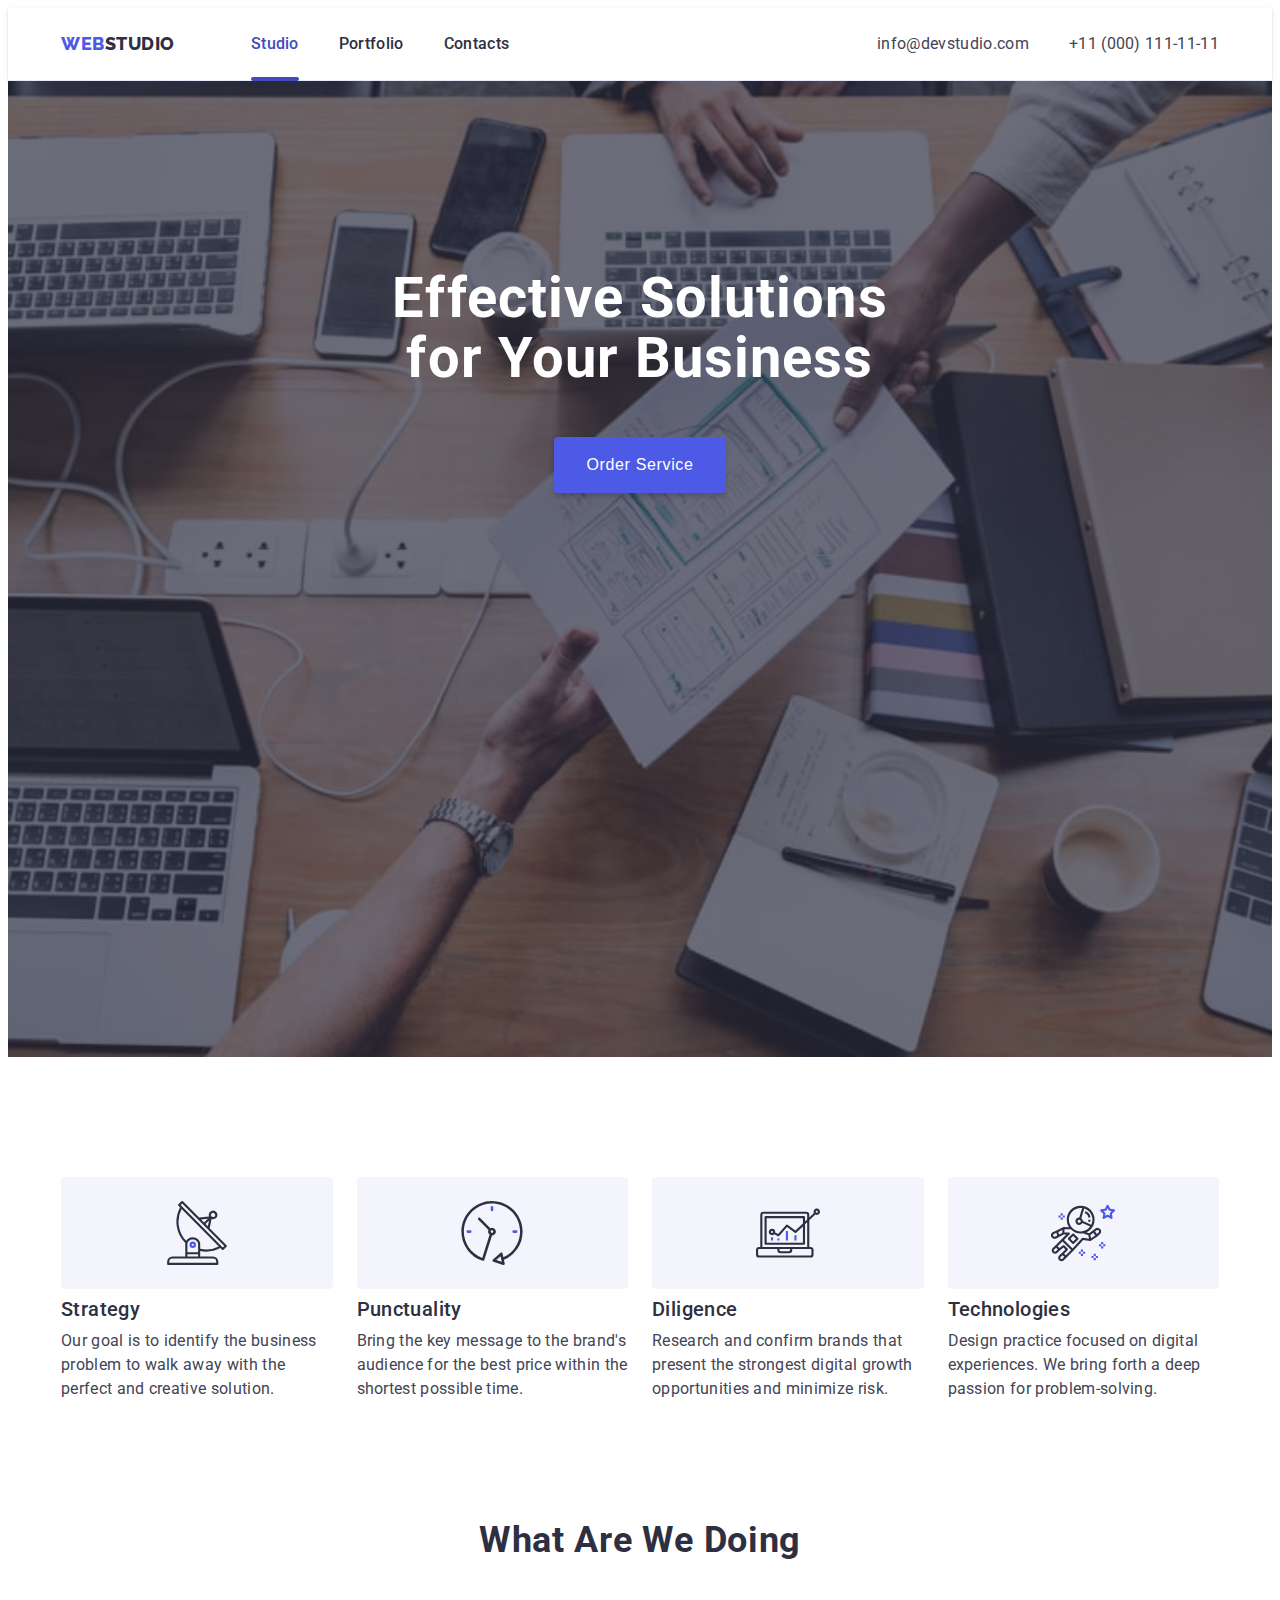
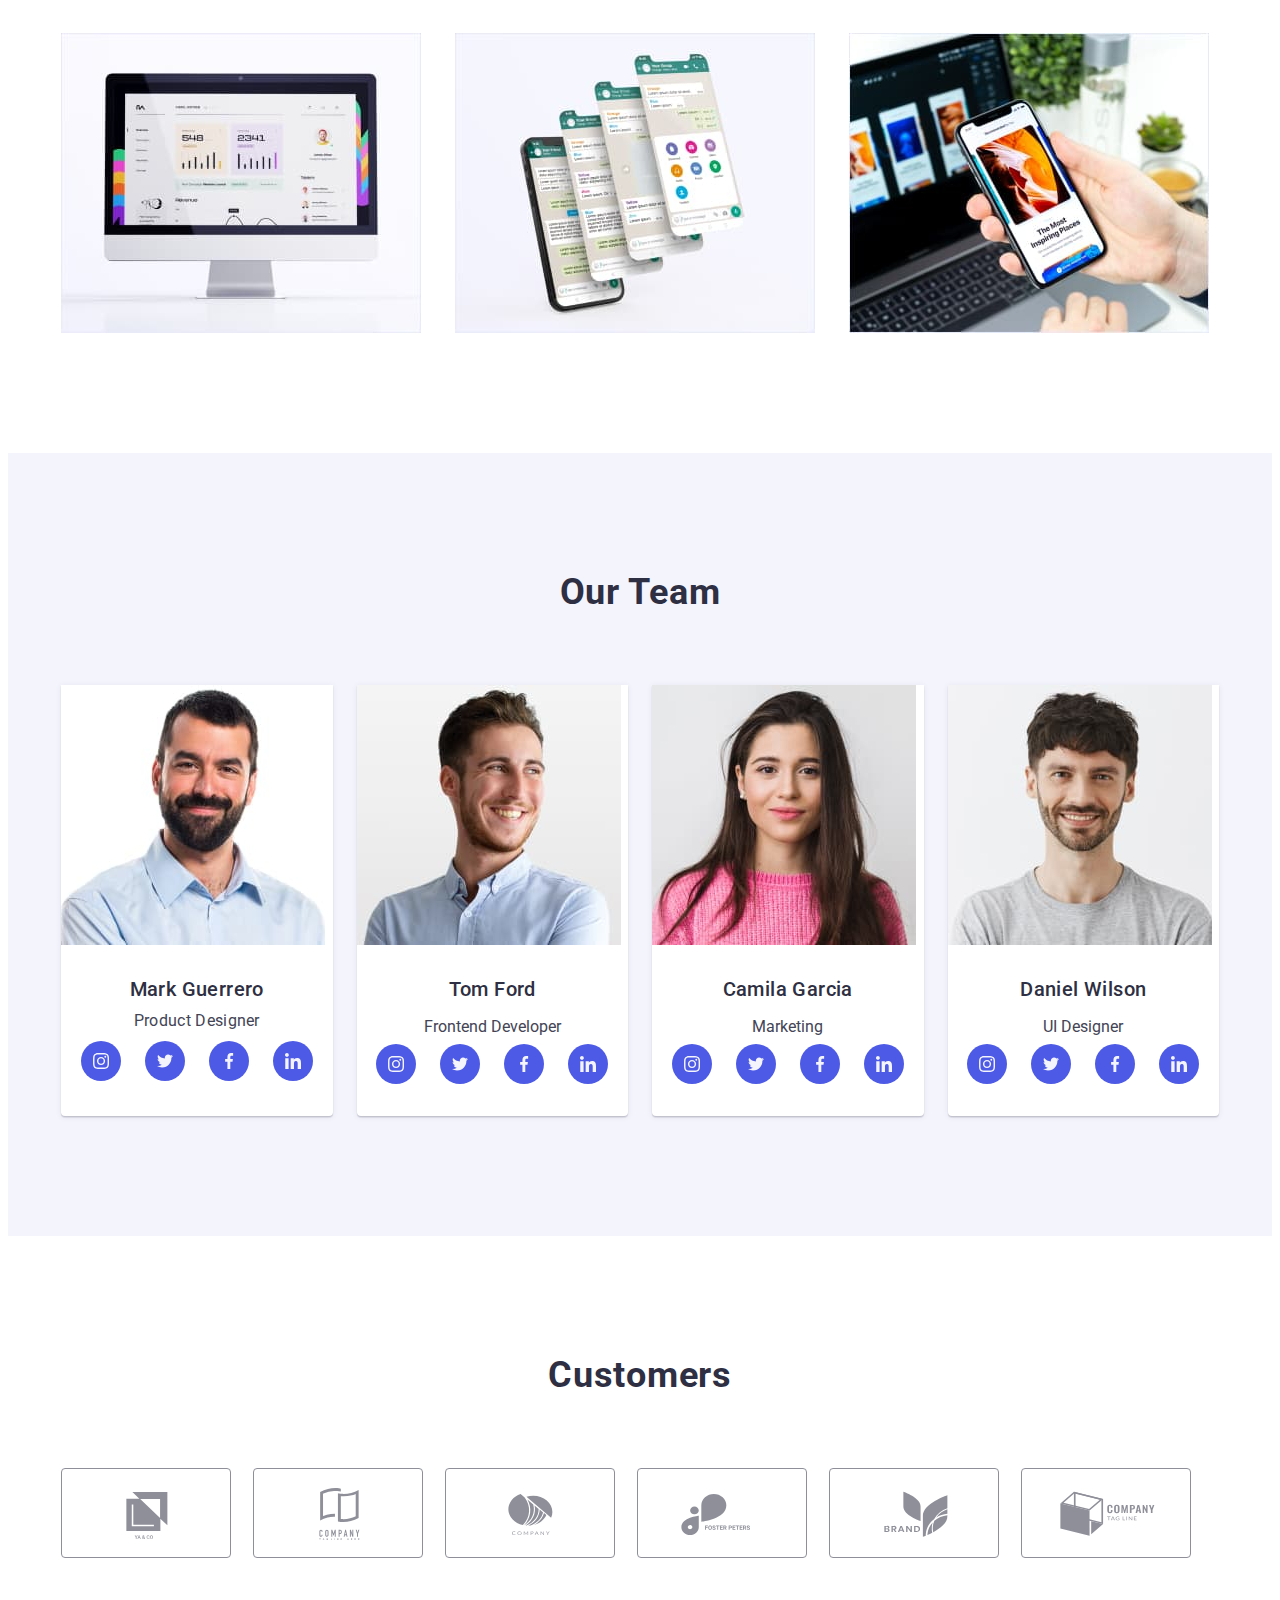
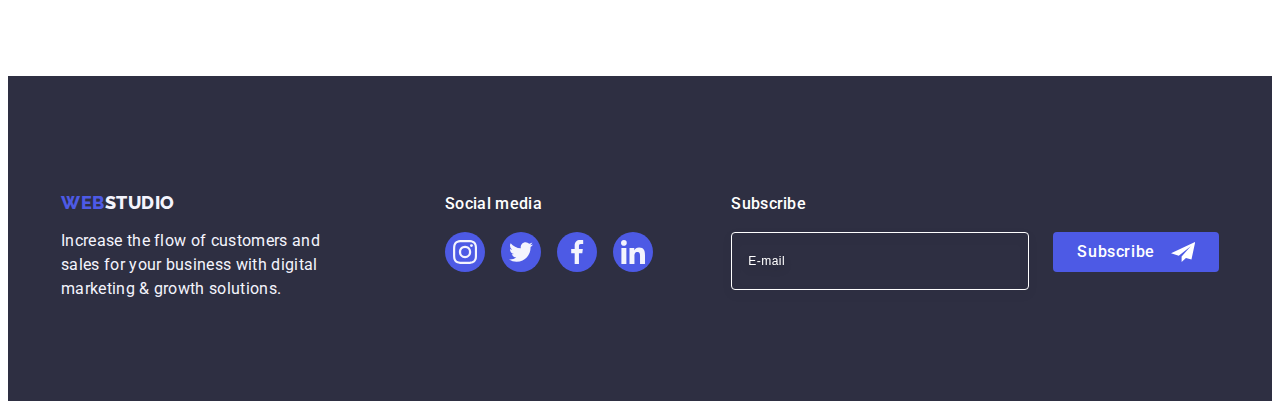
<file: index.html>
<!DOCTYPE html>
<html lang="en">
  <head>
    <meta charset="UTF-8" />
    <meta http-equiv="X-UA-Compatible" content="IE=edge" />
    <meta name="viewport" content="width=device-width, initial-scale=1.0" />
    <title>WebStudio</title>

    <!--Fonts-->
    <link rel="preconnect" href="https://fonts.googleapis.com" />
    <link rel="preconnect" href="https://fonts.gstatic.com" crossorigin />
    <link
      href="https://fonts.googleapis.com/css2?family=Raleway:wght@800&family=Roboto:wght@400;500;700&display=swap"
      rel="stylesheet"
    />

    <!--Normalize-->
    <link
      rel="stylesheet"
      href="https://cdnjs.cloudflare.com/ajax/libs/modern-normalize/2.0.0/modern-normalize.min.css"
      integrity="sha512-4xo8blKMVCiXpTaLzQSLSw3KFOVPWhm/TRtuPVc4WG6kUgjH6J03IBuG7JZPkcWMxJ5huwaBpOpnwYElP/m6wg=="
      crossorigin="anonymous"
      referrerpolicy="no-referrer"
    />

    <!--Styles css-->
    <link rel="stylesheet" href="./css/styles.css" />
  </head>

  <body>
    <header class="header">
      <div class="container main-nav">
        <nav class="main-nav">
          <a class="logo link" href="./index.html"
            >Web<span class="logo-color">Studio</span></a
          >
          <ul class="list site-nav">
            <li>
              <a class="link nav-link curent" href="./index.html">Studio</a>
            </li>
            <li>
              <a class="link nav-link" href="./portfolio.html">Portfolio</a>
            </li>
            <li>
              <a class="link nav-link" href="">Contacts</a>
            </li>
          </ul>
        </nav>

        <address class="address">
          <ul class="list address-list">
            <li class>
              <a class="link contact-link" href="mailto:info@devstudio.com"
                >info@devstudio.com</a
              >
            </li>
            <li class>
              <a class="link contact-link" href="tel:+110001111111"
                >+11 (000) 111-11-11</a
              >
            </li>
          </ul>
        </address>
      </div>
    </header>

    <main>
      <section class="hero-section">
        <div class="container">
          <h1 class="hero-title">Effective Solutions for Your Business</h1>
          <button type="button" class="hero-button" data-modal-open>
            Order Service
          </button>
        </div>
      </section>

      <section class="section">
        <div class="container">
          <h2 class="section-title visualy-hidden">Our adventages</h2>
          <ul class="list advantages-list">
            <li class="advantages-item icon-antenna">
              <div class="icons-wrap">
                <svg class="advantg-icon" width="64" height="64">
                  <use href="./images/icons.svg#icon-antenna"></use>
                </svg>
              </div>
              <h3 class="subtitle">Strategy</h3>
              <p class="text">
                Our goal is to identify the business problem to walk away with
                the perfect and creative solution.
              </p>
            </li>
            <li class="advantages-item icon-clock">
              <div class="icons-wrap">
                <svg class="advantg-icon" width="64" height="64">
                  <use href="./images/icons.svg#icon-clock"></use>
                </svg>
              </div>
              <h3 class="subtitle">Punctuality</h3>
              <p class="text">
                Bring the key message to the brand's audience for the best price within the shortest possible time.
              </p>
            </li>
            <li class="advantages-item icon-diagram">
              <div class="icons-wrap">
                <svg class="advantg-icon" width="64" height="64">
                  <use href="./images/icons.svg#icon-diagram"></use>
                </svg>
              </div>
              <h3 class="subtitle">Diligence</h3>
              <p class="text">
                Research and confirm brands that present the strongest digital growth opportunities and minimize risk.
              </p>
            </li>
            <li class="advantages-item icon-astronaut">
              <div class="icons-wrap">
                <svg class="advantg-icon" width="64" height="64">
                  <use href="./images/icons.svg#icon-astronaut"></use>
                </svg>
              </div>
              <h3 class="subtitle">Technologies</h3>
              <p class="text">
                Design practice focused on digital experiences. We bring forth a
                deep passion for problem-solving.
              </p>
            </li>
          </ul>
        </div>
      </section>

      <section class="section applications">
        <div class="container">
          <h2 class="section-title">What are we doing</h2>

          <ul class="list about-app">
            <li class="app-item">
              <img
                src="./images/monitor.jpg"
                alt="Computer screen"
                width="360"
                height="300"
              />
            </li>

            <li class="app-item">
              <img
                src="./images/phone.jpg"
                alt="Smartphone"
                width="360"
                height="300"
              />
            </li>

            <li class="app-item">
              <img
                src="./images/laptop.jpg"
                alt="Laptop and smartphone"
                width="360"
                height="300"
              />
            </li>
          </ul>
        </div>
      </section>

      <section class="team-section section">
        <div class="container">
          <h2 class="section-title">Our Team</h2>

          <ul class="list work-list">
            <li class="app-card">
              <img
                src="./images/productdesigner.jpg"
                alt="Product designer"
                width="264"
                height="260"
              />
              <div class="image-description">
                <h3 class="work-name subtitle">Mark Guerrero</h3>
                <p class="work-position text">Product Designer</p>
                <ul class="work-list list">
                  <li class="work-item">
                    <a
                      href=""
                      class="work-link link"
                      target="_blank"
                      rel="noopener noreferrer"
                    >
                      <svg class="app-icon" width="16" height="16">
                        <use href="./images/icons.svg#icon-instagram"></use>
                      </svg>
                    </a>
                  </li>
                  <li class="work-item">
                    <a
                      href=""
                      class="work-link link"
                      target="_blank"
                      rel="noopener noreferrer"
                    >
                      <svg class="app-icon" width="16" height="16">
                        <use href="./images/icons.svg#icon-twitter"></use>
                      </svg>
                    </a>
                  </li>
                  <li class="work-item">
                    <a
                      href=""
                      class="work-link link"
                      target="_blank"
                      rel="noopener noreferrer"
                    >
                      <svg class="app-icon" width="16" height="16">
                        <use href="./images/icons.svg#icon-facebook"></use>
                      </svg>
                    </a>
                  </li>
                  <li class="work-item">
                    <a
                      href=""
                      class="work-link link"
                      target="_blank"
                      rel="noopener noreferrer"
                    >
                      <svg class="app-icon" width="16" height="16">
                        <use href="./images/icons.svg#icon-linkedin"></use>
                      </svg>
                    </a>
                  </li>
                </ul>
              </div>
            </li>

            <li class="app-card">
              <img
                src="./images/developer.jpg"
                alt="Frontend developer"
                width="264"
                height="260"
              />
              <div class="image-description">
                <h3 class="work-name subtitle">Tom Ford</h3>
                <p class="work-position section-text">Frontend Developer</p>
                <ul class="work-list list">
                  <li class="work-item">
                    <a
                      href=""
                      class="work-link link"
                      target="_blank"
                      rel="noopener noreferrer"
                    >
                      <svg class="app-icon" width="16" height="16">
                        <use href="./images/icons.svg#icon-instagram"></use>
                      </svg>
                    </a>
                  </li>
                  <li class="work-item">
                    <a
                      href=""
                      class="work-link link"
                      target="_blank"
                      rel="noopener noreferrer"
                    >
                      <svg class="app-icon" width="16" height="16">
                        <use href="./images/icons.svg#icon-twitter"></use>
                      </svg>
                    </a>
                  </li>
                  <li class="work-item">
                    <a
                      href=""
                      class="work-link link"
                      target="_blank"
                      rel="noopener noreferrer"
                    >
                      <svg class="app-icon" width="16" height="16">
                        <use href="./images/icons.svg#icon-facebook"></use>
                      </svg>
                    </a>
                  </li>
                  <li class="work-item">
                    <a
                      href=""
                      class="work-link link"
                      target="_blank"
                      rel="noopener noreferrer"
                    >
                      <svg class="app-icon" width="16" height="16">
                        <use href="./images/icons.svg#icon-linkedin"></use>
                      </svg>
                    </a>
                  </li>
                </ul>
              </div>
            </li>

            <li class="app-card">
              <img
                src="./images/marketing.jpg"
                alt="Marketing"
                width="264"
                height="260"
              />
              <div class="image-description">
                <h3 class="work-name subtitle">Camila Garcia</h3>
                <p class="work-position section-text">Marketing</p>
                <ul class="work-list list">
                  <li class="work-item">
                    <a
                      href=""
                      class="work-link link"
                      target="_blank"
                      rel="noopener noreferrer"
                    >
                      <svg class="app-icon" width="16" height="16">
                        <use href="./images/icons.svg#icon-instagram"></use>
                      </svg>
                    </a>
                  </li>
                  <li class="work-item">
                    <a
                      href=""
                      class="work-link link"
                      target="_blank"
                      rel="noopener noreferrer"
                    >
                      <svg class="app-icon" width="16" height="16">
                        <use href="./images/icons.svg#icon-twitter"></use>
                      </svg>
                    </a>
                  </li>
                  <li class="work-item">
                    <a
                      href=""
                      class="work-link link"
                      target="_blank"
                      rel="noopener noreferrer"
                    >
                      <svg class="app-icon" width="16" height="16">
                        <use href="./images/icons.svg#icon-facebook"></use>
                      </svg>
                    </a>
                  </li>
                  <li class="work-item">
                    <a
                      href=""
                      class="work-link link"
                      target="_blank"
                      rel="noopener noreferrer"
                    >
                      <svg class="app-icon" width="16" height="16">
                        <use href="./images/icons.svg#icon-linkedin"></use>
                      </svg>
                    </a>
                  </li>
                </ul>
              </div>
            </li>

            <li class="app-card">
              <img
                src="./images/uidesigner.jpg"
                alt="UI designer"
                width="264"
                height="260"
              />
              <div class="image-description">
                <h3 class="work-name subtitle">Daniel Wilson</h3>
                <p class="work-position section-text">UI Designer</p>
                <ul class="work-list list">
                  <li class="work-item">
                    <a
                      href=""
                      class="work-link link"
                      target="_blank"
                      rel="noopener noreferrer"
                    >
                      <svg class="app-icon" width="16" height="16">
                        <use href="./images/icons.svg#icon-instagram"></use>
                      </svg>
                    </a>
                  </li>
                  <li class="work-item">
                    <a
                      href=""
                      class="work-link link"
                      target="_blank"
                      rel="noopener noreferrer"
                    >
                      <svg class="app-icon" width="16" height="16">
                        <use href="./images/icons.svg#icon-twitter"></use>
                      </svg>
                    </a>
                  </li>
                  <li class="work-item">
                    <a
                      href=""
                      class="work-link link"
                      target="_blank"
                      rel="noopener noreferrer"
                    >
                      <svg class="app-icon" width="16" height="16">
                        <use href="./images/icons.svg#icon-facebook"></use>
                      </svg>
                    </a>
                  </li>
                  <li class="work-item">
                    <a
                      href=""
                      class="work-link link"
                      target="_blank"
                      rel="noopener noreferrer"
                    >
                      <svg class="app-icon" width="16" height="16">
                        <use href="./images/icons.svg#icon-linkedin"></use>
                      </svg>
                    </a>
                  </li>
                </ul>
              </div>
            </li>
          </ul>
        </div>
      </section>

      <section class="section">
        <div class="container">
          <h2 class="section-title">Customers</h2>
          <ul class="list customers-list">
            <li class="customers-item">
              <a
                href=""
                class="customers-link link"
                target="_blank"
                rel="noopener noreferrer"
              >
                <svg class="customers-icon" width="104" height="56">
                  <use href="./images/icons.svg#icon-Logoone"></use>
                </svg>
              </a>
            </li>
            <li class="customers-item">
              <a
                href=""
                class="customers-link link"
                target="_blank"
                rel="noopener noreferrer"
              >
                <svg class="customers-icon" width="104" height="56">
                  <use href="./images/icons.svg#icon-Logotwo"></use>
                </svg>
              </a>
            </li>
            <li class="customers-item">
              <a
                href=""
                class="customers-link link"
                target="_blank"
                rel="noopener noreferrer"
              >
                <svg class="customers-icon" width="104" height="56">
                  <use href="./images/icons.svg#icon-Logothree"></use>
                </svg>
              </a>
            </li>
            <li class="customers-item">
              <a
                href=""
                class="customers-link link"
                target="_blank"
                rel="noopener noreferrer"
              >
                <svg class="customers-icon" width="104" height="56">
                  <use href="./images/icons.svg#icon-Logofour"></use>
                </svg>
              </a>
            </li>
            <li class="customers-item">
              <a
                href=""
                class="customers-link link"
                target="_blank"
                rel="noopener noreferrer"
              >
                <svg class="customers-icon" width="104" height="56">
                  <use href="./images/icons.svg#icon-Logofive"></use>
                </svg>
              </a>
            </li>
            <li class="customers-item">
              <a
                href=""
                class="customers-link link"
                target="_blank"
                rel="noopener noreferrer"
              >
                <svg class="customers-icon" width="104" height="56">
                  <use href="./images/icons.svg#icon-Logosix"></use>
                </svg>
              </a>
            </li>
          </ul>
        </div>
      </section>
    </main>

    <footer class="footer">
      <div class="container footer-container">
        <div class="logo-wrap">
          <a class="logo link logo-footer" href="./index.html"
            >Web<span class="logo-down">Studio</span></a
          >
          <p class="footer-text">
            Increase the flow of customers and sales for your business with
            digital marketing & growth solutions.
          </p>
        </div>

        <div>
          <p class="footer-title">Social media</p>
          <ul class="footer-list list">
            <li class="footer-item">
              <a
                href=""
                class="footer-link link"
                target="_blank"
                rel="noopener noreferrer"
              >
                <svg class="footer-icon" width="24" height="24">
                  <use href="./images/icons.svg#icon-instagram"></use>
                </svg>
              </a>
            </li>
            <li class="footer-item">
              <a
                href=""
                class="footer-link link"
                target="_blank"
                rel="noopener noreferrer"
              >
                <svg class="footer-icon" width="24" height="24">
                  <use href="./images/icons.svg#icon-twitter"></use>
                </svg>
              </a>
            </li>
            <li class="footer-item">
              <a
                href=""
                class="footer-link link"
                target="_blank"
                rel="noopener noreferrer"
              >
                <svg class="footer-icon" width="24" height="24">
                  <use href="./images/icons.svg#icon-facebook"></use>
                </svg>
              </a>
            </li>
            <li class="footer-item">
              <a
                href=""
                class="footer-link link"
                target="_blank"
                rel="noopener noreferrer"
              >
                <svg class="footer-icon" width="24" height="24">
                  <use href="./images/icons.svg#icon-linkedin"></use>
                </svg>
              </a>
            </li>
          </ul>
        </div>
        <div class="subscribe-wrap">
          <p class="footer-name">Subscribe</p>
            <form class="footer-form">
              <label class="footer-label">
                <input
                type="email"
                name="footer-email"
                placeholder="E-mail"
                class="footer-input"
                />
              </label>
              <button type="submit" class="footer-btn">
                Subscribe
                <svg class="footer-btn-icon" width="24" height="24">
                  <use href="./images/icons.svg#icon-send"></use>
                </svg>
              </button>
            </form>
        </div>
      </div>
    </footer>

    <div class="backdrop is-hidden" data-modal>
      <div class="modal">
        <button type="button" class="modal-close-btn" data-modal-close>
          <svg class="modal-close-icon" width="8" height="8">
            <use href="./images/icons.svg#icon-close-black"></use>
          </svg>
        </button>
        <p class="modal-title">Leave your contacts and we will call you back</p>
        <form>
          <div class="modal-field">
            <label for="user-name" class="label-input">Name</label>
            <div class="input-wrap">
              <input
                type="text"
                name="user-name"
                id="user-name"
                class="modal-input"
              />
              <svg class="modal-icon" width="18" height="24">
                <use href="./images/icons.svg#icon-person"></use>
              </svg>
            </div>
          </div>

          <div class="modal-field">
            <label for="user-tel" class="label-input">Phone</label>
            <div class="input-wrap">
              <input
                type="tel"
                name="user-tel"
                id="user-tel"
                class="modal-input"
              />
              <svg class="modal-icon" width="18" height="24">
                <use href="./images/icons.svg#icon-phone"></use>
              </svg>
            </div>
          </div>

          <div class="modal-field">
            <label for="user-email" class="label-input">Email</label>
            <div class="input-wrap">
              <input
                type="email"
                name="user-email"
                id="user-email"
                class="modal-input"
              />
              <svg class="modal-icon" width="18" height="24">
                <use href="./images/icons.svg#icon-email"></use>
              </svg>
            </div>
          </div>

          <div class="modal-field-text">
            <label for="user-comment" class="label-input">Comment</label>
            <textarea
              name="user-comment"
              id="user-comment"
              class="modal-comment"
              placeholder="Text input"
            ></textarea>
          </div>

          <div class="privacy-wrap">
            <input
              type="checkbox"
              id="user-privacy-modal"
              name="user-privacy"
              value="true"
              class="modal-check" 
            />
            <label for="user-privacy-modal" class="check-text">
              <span class="modal-check-new">
                <svg class="check-icon" width="10" height="8">
                  <use href="./images/icons.svg#icon-vector"></use>
                </svg>
              </span>
              I accept the terms and conditions of the
              <a href="" class="privacy-link">Privacy Policy</a>
            </label>
          </div>
          
          <button type="submit" class="submit-btn">Send</button>
        </form>
      </div>
    </div>
    <script src="./js/modal.js"></script>
  </body>
</html>
</file>
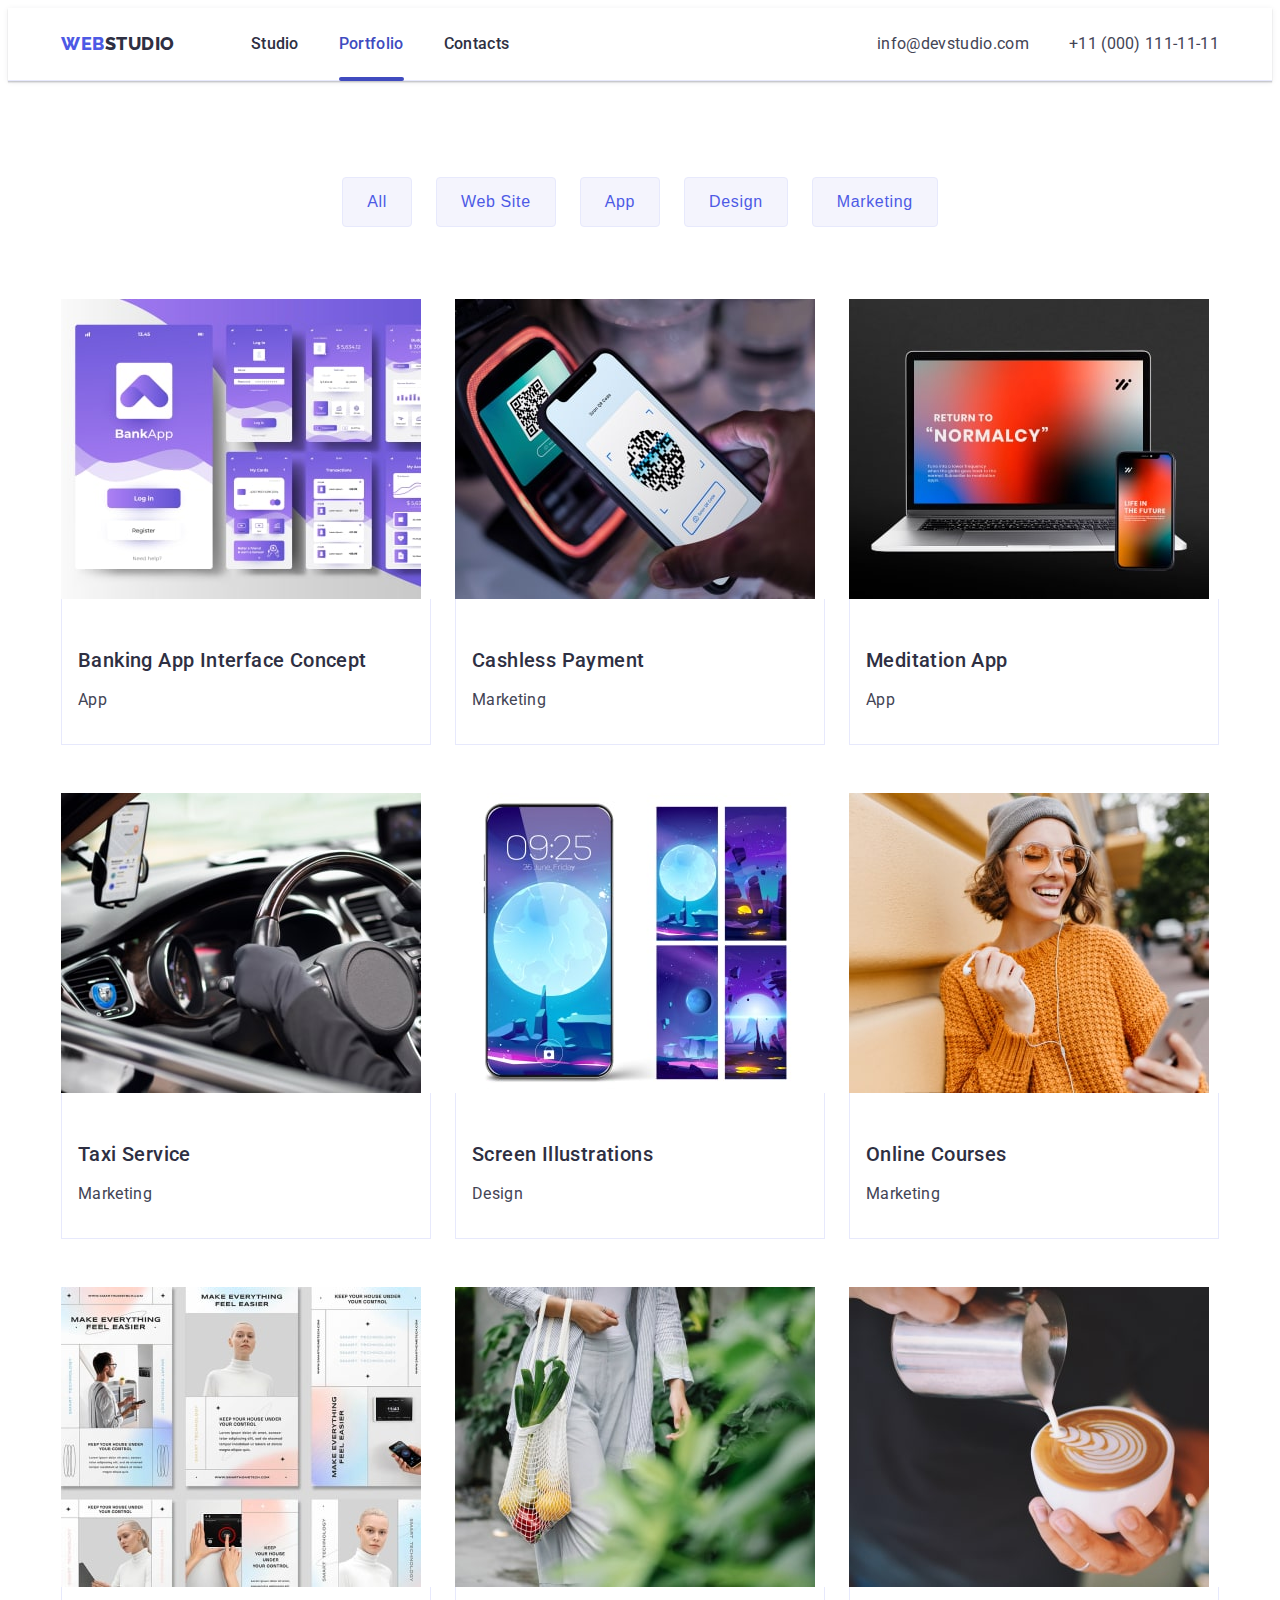
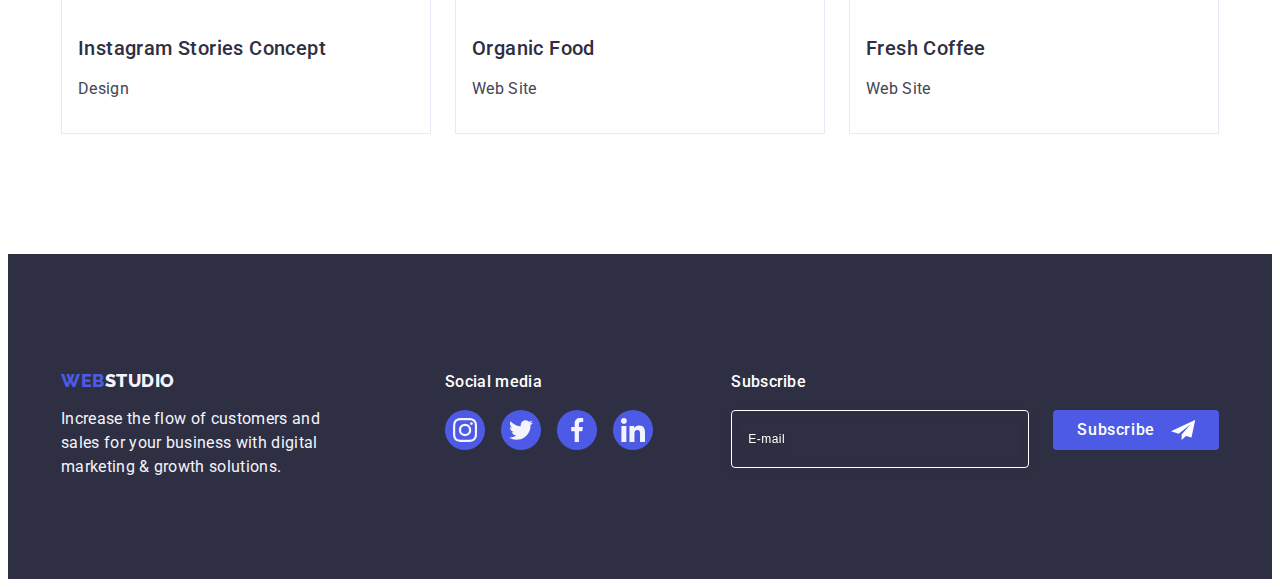
<file: portfolio.html>
<!DOCTYPE html>
<html lang="en">
  <head>
    <meta charset="UTF-8" />
    <meta http-equiv="X-UA-Compatible" content="IE=edge" />
    <meta name="viewport" content="width=device-width, initial-scale=1.0" />
    <title>Portfolio</title>

    <!--Fonts-->
    <link rel="preconnect" href="https://fonts.googleapis.com" />
    <link rel="preconnect" href="https://fonts.gstatic.com" crossorigin />
    <link
      href="https://fonts.googleapis.com/css2?family=Raleway:wght@800&family=Roboto:wght@400;500;700&display=swap"
      rel="stylesheet"
    />
    <!--Normalize-->
    <link
      rel="stylesheet"
      href="https://cdnjs.cloudflare.com/ajax/libs/modern-normalize/2.0.0/modern-normalize.min.css"
      integrity="sha512-4xo8blKMVCiXpTaLzQSLSw3KFOVPWhm/TRtuPVc4WG6kUgjH6J03IBuG7JZPkcWMxJ5huwaBpOpnwYElP/m6wg=="
      crossorigin="anonymous"
      referrerpolicy="no-referrer"
    />

    <!--Styles css-->
    <link rel="stylesheet" href="./css/styles.css" />
  </head>

  <body>
    <header class="header">
      <div class="container main-nav">
        <nav class="main-nav">
          <a class="logo link" href="./index.html"
            >Web<span class="logo-color">Studio</span></a
          >
          <ul class="list site-nav">
            <li class="site-nav-item">
              <a class="link nav-link" href="./index.html">Studio</a>
            </li>
            <li class="site-nav-item">
              <a class="link nav-link curent" href="./portfolio.html"
                >Portfolio</a
              >
            </li>
            <li class="site-nav-item">
              <a class="link nav-link" href="">Contacts</a>
            </li>
          </ul>
        </nav>

        <address class="address">
          <ul class="list address-list">
            <li class="item">
              <a class="link contact-link" href="mailto:info@devstudio.com"
                >info@devstudio.com</a
              >
            </li>
            <li class="item">
              <a class="link contact-link" href="tel:+110001111111"
                >+11 (000) 111-11-11</a
              >
            </li>
          </ul>
        </address>
      </div>
    </header>

    <main>
      <section class="section less-padding">
        <div class="container">
          <h1 class="visualy-hidden">Works</h1>

          <!--Filter buttons-->
          <ul class="list filter-btn-list">
            <li><button class="filter-button" type="button">All</button></li>
            <li>
              <button class="filter-button" type="button">Web Site</button>
            </li>
            <li><button class="filter-button" type="button">App</button></li>
            <li><button class="filter-button" type="button">Design</button></li>
            <li>
              <button class="filter-button" type="button">Marketing</button>
            </li>
          </ul>

          <!--Services-->
          <ul class="list service-list">
            <li class="service-item">
              <a class="link service-link" href="#">
                <div class="service-wrap">
                  <img
                    src="./images/work1.jpg"
                    alt="service"
                    width="360"
                    height="300"
                  />
                  <p class="service-text">
                    14 Stylish and User-Friendly App Design Concepts · Task
                    Manager App · Calorie Tracker App · Exotic Fruit Ecommerce
                    App · Cloud Storage App
                  </p>
                </div>
                <div class="service-descr">
                  <h2 class="section-subtitle">Banking App Interface Concept</h2>
                  <p class="content-category text">App</p>
                </div>
              </a>
            </li>
            <li class="service-item">
              <a class="link service-link" href="#">
                <div class="service-wrap">
                  <img
                    src="./images/work2.jpg"
                    alt="service"
                    width="360"
                    height="300"
                  />
                  <p class="service-text">
                    14 Stylish and User-Friendly App Design Concepts · Task
                    Manager App · Calorie Tracker App · Exotic Fruit Ecommerce
                    App · Cloud Storage App
                  </p>
                </div>
                <div class="service-descr">
                  <h2 class="section-subtitle">Cashless Payment</h2>
                  <p class="content-category text">Marketing</p>
                </div>
              </a>
            </li>
            <li class="service-item">
              <a class="link service-link" href="#">
                <div class="service-wrap">
                  <img
                    src="./images/work3.jpg"
                    alt="service"
                    width="360"
                    height="300"
                  />
                  <p class="service-text">
                    14 Stylish and User-Friendly App Design Concepts · Task
                    Manager App · Calorie Tracker App · Exotic Fruit Ecommerce
                    App · Cloud Storage App
                  </p>
                </div>
                <div class="service-descr">
                  <h2 class="section-subtitle">Meditation App</h2>
                  <p class="content-category text">App</p>
                </div>
              </a>
            </li>
            <li class="service-item">
              <a class="link service-link" href="#">
                <div class="service-wrap">
                  <img
                    src="./images/work4.jpg"
                    alt="service"
                    width="360"
                    height="300"
                  />
                  <p class="service-text">
                    14 Stylish and User-Friendly App Design Concepts · Task
                    Manager App · Calorie Tracker App · Exotic Fruit Ecommerce
                    App · Cloud Storage App
                  </p>
                </div>
                <div class="service-descr">
                  <h2 class="section-subtitle">Taxi Service</h2>
                  <p class="content-category text">Marketing</p>
                </div>
              </a>
            </li>
            <li class="service-item">
              <a class="link service-link" href="#">
                <div class="service-wrap">
                  <img
                    src="./images/work5.jpg"
                    alt="service"
                    width="360"
                    height="300"
                  />
                  <p class="service-text">
                    14 Stylish and User-Friendly App Design Concepts · Task
                    Manager App · Calorie Tracker App · Exotic Fruit Ecommerce
                    App · Cloud Storage App
                  </p>
                </div>
                <div class="service-descr">
                  <h2 class="section-subtitle">Screen Illustrations</h2>
                  <p class="content-category text">Design</p>
                </div>
              </a>
            </li>
            <li class="service-item">
              <a class="link service-link" href="#">
                <div class="service-wrap">
                  <img
                    src="./images/work6.jpg"
                    alt="service"
                    width="360"
                    height="300"
                  />
                  <p class="service-text">
                    14 Stylish and User-Friendly App Design Concepts · Task
                    Manager App · Calorie Tracker App · Exotic Fruit Ecommerce
                    App · Cloud Storage App
                  </p>
                </div>
                <div class="service-descr">
                  <h2 class="section-subtitle">Online Courses</h2>
                  <p class="content-category text">Marketing</p>
                </div>
              </a>
            </li>
            <li class="service-item">
              <a class="link service-link" href="#">
                <div class="service-wrap">
                  <img
                    src="./images/work7.jpg"
                    alt="service"
                    width="360"
                    height="300"
                  />
                  <p class="service-text">
                    14 Stylish and User-Friendly App Design Concepts · Task
                    Manager App · Calorie Tracker App · Exotic Fruit Ecommerce
                    App · Cloud Storage App
                  </p>
                </div>
                <div class="service-descr">
                  <h2 class="section-subtitle">Instagram Stories Concept</h2>
                  <p class="content-category text">Design</p>
                </div>
              </a>
            </li>
            <li class="service-item">
              <a class="link service-link" href="#">
                <div class="service-wrap">
                  <img
                    src="./images/work8.jpg"
                    alt="service"
                    width="360"
                    height="300"
                  />
                  <p class="service-text">
                    14 Stylish and User-Friendly App Design Concepts · Task
                    Manager App · Calorie Tracker App · Exotic Fruit Ecommerce
                    App · Cloud Storage App
                  </p>
                </div>
                <div class="service-descr">
                  <h2 class="section-subtitle">Organic Food</h2>
                  <p class="content-category text">Web Site</p>
                </div>
              </a>
            </li>
            <li class="service-item">
              <a class="link service-link" href="#">
                <div class="service-wrap">
                  <img
                    src="./images/work9.jpg"
                    alt="service"
                    width="360"
                    height="300"
                  />
                  <p class="service-text">
                    14 Stylish and User-Friendly App Design Concepts · Task
                    Manager App · Calorie Tracker App · Exotic Fruit Ecommerce
                    App · Cloud Storage App
                  </p>
                </div>
                <div class="service-descr">
                  <h2 class="section-subtitle">Fresh Coffee</h2>
                  <p class="content-category text">Web Site</p>
                </div>
              </a>
            </li>
          </ul>
        </div>
      </section>
    </main>

    <footer class="footer">
      <div class="container footer-container">
        <div class="logo-wrap">
          <a class="logo link logo-footer" href="./index.html"
            >Web<span class="logo-down">Studio</span></a
          >
          <p class="footer-text">
            Increase the flow of customers and sales for your business with
            digital marketing & growth solutions.
          </p>
        </div>

        <div>
          <p class="footer-title">Social media</p>
          <ul class="footer-list list">
            <li class="footer-item">
              <a
                href=""
                class="footer-link link"
                target="_blank"
                rel="noopener noreferrer"
              >
                <svg class="footer-icon" width="24" height="24">
                  <use href="./images/icons.svg#icon-instagram"></use>
                </svg>
              </a>
            </li>
            <li class="footer-item">
              <a
                href=""
                class="footer-link link"
                target="_blank"
                rel="noopener noreferrer"
              >
                <svg class="footer-icon" width="24" height="24">
                  <use href="./images/icons.svg#icon-twitter"></use>
                </svg>
              </a>
            </li>
            <li class="footer-item">
              <a
                href=""
                class="footer-link link"
                target="_blank"
                rel="noopener noreferrer"
              >
                <svg class="footer-icon" width="24" height="24">
                  <use href="./images/icons.svg#icon-facebook"></use>
                </svg>
              </a>
            </li>
            <li class="footer-item">
              <a
                href=""
                class="footer-link link"
                target="_blank"
                rel="noopener noreferrer"
              >
                <svg class="footer-icon" width="24" height="24">
                  <use href="./images/icons.svg#icon-linkedin"></use>
                </svg>
              </a>
            </li>
          </ul>
        </div>
        <div class="subscribe-wrap">
          <p class="footer-name">Subscribe</p>
            <form class="footer-form">
              <label class="footer-label">
                <input
                type="email"
                name="footer-email"
                placeholder="E-mail"
                class="footer-input"
                />
              </label>
              <button type="submit" class="footer-btn">
                Subscribe
                <svg class="footer-btn-icon" width="24" height="24">
                  <use href="./images/icons.svg#icon-send"></use>
                </svg>
              </button>
            </form>
        </div>
      </div>
    </footer>
</file>
<file: css/styles.css>
:root {
  --color-primary: #2e2f42;
  --color-brand: #4d5ae5;
  --invert-color: #ffffff;
  --secondary-color: #434455;
  --light-color: #f4f4fd;
  --color-active: #404bbf;
  --border-color: #e7e9fc;
  --soc-active-color: #31d0aa;
  --customers-color: #8e8f99;
  --transition: 250ms cubic-bezier(0.4, 0, 0.2, 1);
}

img {
  display: block;
  max-width: 100%;
  height: auto;
}

.container {
  margin: 0 auto;
  padding: 0 15px;
  width: 1158px;
}

body {
  color: var(--secondary-color);
  background-color: var(--invert-color);
  font-family: 'Roboto', sans-serif;
  font-size: 16px;
  font-weight: 400;
}

.list {
  list-style: none;
  margin: 0;
  padding: 0;
}

.link {
  text-decoration: none;
}

.visualy-hidden {
  position: absolute;
  white-space: nowrap;
  width: 1px;
  height: 1px;
  overflow: hidden;
  border: 0;
  padding: 0;
  clip: rect(0 0 0 0);
  clip-path: inset(50%);
  margin: -1px;
}

/*Header*/
.header {
  border-bottom: 1px solid var(--border-color);
  box-shadow: 0px 2px 1px rgba(46, 47, 66, 0.08),
    0px 1px 1px rgba(46, 47, 66, 0.16), 0px 1px 6px rgba(46, 47, 66, 0.08);
}

.main-nav {
  display: flex;
  align-items: center;
}

.site-nav {
  display: flex;
  gap: 40px;
}

.logo {
  margin-right: 76px;
  display: block;

  font-family: 'Raleway', sans-serif;
  font-weight: 800;
  letter-spacing: 0.03em;
  font-size: 18px;
  line-height: 1.17;
  text-decoration: none;
  color: var(--color-brand);
  text-transform: uppercase;
}

.logo-color {
  color: var(--color-primary);
}

.nav-link {
  display: block;
  padding-top: 24px;
  padding-bottom: 24px;

  color: var(--color-primary);
  font-weight: 500;

  line-height: 1.5;
  letter-spacing: 0.02em;
  position: relative;
  transition: color var(--transition);
}

.nav-link:hover,
.nav-link:focus {
  color: var(--color-active);
}

.curent::after {
  content: '';
  position: absolute;
  left: 0;
  bottom: -1px;
  width: 100%;
  height: 4px;
  background-color: var(--color-active);
  border-radius: 2px;
}

.nav-link.curent {
  color: var(--color-active);
}

.address {
  font-style: normal;
  margin-left: auto;
}

.address-list {
  display: flex;
  gap: 40px;
}

.contact-link {
  display: block;
  padding-top: 24px;
  padding-bottom: 24px;

  color: var(--secondary-color);
  line-height: 1.5;
  letter-spacing: 0.02em;
  transition: color var(--transition);
}

.contact-link:hover,
.contact-link:focus {
  color: var(--color-active);
}

/*Hero*/

.hero-section {
  color: var(--invert-color);
  height: 600px;
  max-width: 1440px;
  margin-left: auto;
  margin-right: auto;
  padding-top: 188px;
  padding-bottom: 188px;
  text-align: center;

  background-color: var(--color-primary);
  background-image: linear-gradient(
      rgba(46, 47, 66, 0.7),
      rgba(46, 47, 66, 0.7)
    ),
    url(../images/people-office.jpg);
  background-repeat: no-repeat;
  background-size: cover;
  background-position: center;
}

.hero-title {
  margin: 0 auto;
  margin-bottom: 48px;
  max-width: 496px;

  font-size: 56px;
  letter-spacing: 0.02em;
  line-height: 1.07;
  letter-spacing: 0.02em;
}

.hero-button {
  display: block;
  margin: 0 auto;
  min-width: 169px;
  transition: background-color var(--transition);

  color: var(--invert-color);
  background-color: var(--color-brand);
  border: none;
  border-radius: 4px;
  padding: 16px 32px;
  box-shadow: 0px 4px 4px rgba(0, 0, 0, 0.15);
  cursor: pointer;
  font-weight: 500;
  font-size: 16px;
  line-height: 1.5;
  letter-spacing: 0.04em;
}

.hero-button:hover,
.hero-button:focus {
  background-color: var(--color-active);
}

/*Advantages section*/
.advantages-list {
  display: flex;
  gap: 24px;
}

.advantages-item {
  flex-basis: calc((100% - 72px) / 4);
}

.icons-wrap {
  display: flex;
  height: 112px;
  background-color: var(--light-color);
  background-repeat: no-repeat;
  background-position: center;
  align-items: center;
  justify-content: center;
  border-radius: 4px;
  margin-bottom: 8px;
}

.subtitle {
  margin-top: 0;
  margin-bottom: 8px;
  color: var(--color-primary);
  font-weight: 500;
  font-size: 20px;
  letter-spacing: 0.02em;
  line-height: 1.2;
  letter-spacing: 0.02em;
}

.text {
  margin-top: 0;
  margin-bottom: 0;
  line-height: 1.5;
  letter-spacing: 0.02em;
}

.section {
  padding-top: 120px;
  padding-bottom: 120px;
}

.section.applications {
  padding-top: 0;
}


.section-title {
  margin-top: 0;
  margin-bottom: 72px;

  color: var(--color-primary);
  font-size: 36px;
  line-height: 1.11;
  letter-spacing: 0.02em;
  text-align: center;
  text-transform: capitalize;
}

/*Applications */
.about-app {
  display: flex;
  gap: 24px;
}
.app-item {
  flex-basis: calc((100% - 48px) / 3);
}

/* Team section */

.team-section {
  background-color: var(--light-color);
}

.team-list {
  display: flex;
  gap: 24px;
}

.app-card {
  flex-basis: calc((100% - 72px) / 4);

  background-color: var(--invert-color);
  box-shadow: 0px 1px 6px rgba(46, 47, 66, 0.08),
    0px 1px 1px rgba(46, 47, 66, 0.16), 0px 2px 1px rgba(46, 47, 66, 0.08);
  border-radius: 0px 0px 4px 4px;
}

.work-name {
  text-align: center;
}

.work-position {
  text-align: center;
  margin-bottom: 8px;
}

.image-description {
  padding: 32px 16px;
}

.work-list {
  display: flex;
  justify-content: center;
  gap: 24px;
}

.work-item {
  width: 40px;
  height: 40px;
}

.work-link {
  width: 100%;
  height: 100%;
  background-color: var(--color-brand);
  border-radius: 50%;

  display: flex;
  align-items: center;
  justify-content: center;
  transition: background-color var(--transition);
}

.work-link:hover,
.work-link:focus {
  background-color: var(--color-active);
}

.app-icon {
  fill: var(--light-color);
}


.customers-list {
  display: flex;
  gap: 24px;
}

.customers-item {
  width: 168px;
  height: 88px;
}

.customers-link {
  width: 100%;
  height: 100%;
  border: 1px solid var(--customers-color);
  border-radius: 4px;
  display: flex;
  align-items: center;
  justify-content: center;
  color: var(--customers-color);
  transition: border-color var(--transition), color var(--transition);
}

.customers-icon {
  fill: currentColor;
}

.customers-link:hover,
.customers-link:focus {
  border-color: var(--color-active);
  color: var(--color-active);
}

/* Footer */
.footer-container {
  display: flex;
  align-items: baseline;
}

.logo-wrap {
  margin-right: 120px;
}

.footer {
  padding-top: 100px;
  padding-bottom: 100px;
  color: var(--light-color);
  background-color: var(--color-primary);
  line-height: 1.5;
  letter-spacing: 0.02em;
}

.logo-down {
  color: var(--light-color);
}
.logo-down {
  display: inline-block;
  margin-bottom: 16px;
}

.footer-text {
  margin-top: 0;
  margin-bottom: 0;

  width: 264px;
}

.footer-title {
  font-family: Roboto;
  font-size: 16px;
  font-weight: 500;
  line-height: 24px;
  letter-spacing: 0.32px;
  color: var(--invert-color);
}

.footer-list {
  display: flex;
  gap: 16px;
}

.footer-item {
  width: 40px;
  height: 40px;
}

.footer-link {
  width: 100%;
  height: 100%;
  background-color: var(--color-brand);
  border-radius: 50%;

  display: flex;
  align-items: center;
  justify-content: center;
  transition: background-color var(--transition);
}

.footer-icon {
  fill: var(--light-color);
}

.footer-link:hover,
.footer-link:focus {
  background-color: var(--soc-active-color);
}

.subscribe-wrap {
  margin-left: auto;
}

.footer-form {
  display: flex;
  gap: 24px;
}


.footer-input {
  width: 264px;
  height: 40px;
  padding: 8px 16px;
  border: 1px solid var(--invert-color);
  filter: drop-shadow(0px 4px 4px rgba(0, 0, 0, 0.15));
  border-radius: 4px;
  background-color: transparent;
  outline: transparent;
  color: var(--invert-color);
  font-size: 12px;
  line-height: 1.5;
  letter-spacing: 0.04em;
  transition: border-color var(--transition);
}

.footer-input:focus {
  border-color: var(--color-brand);
}

.footer-input::placeholder {
  font-size: 12px;
  line-height: 2;
  letter-spacing: 0.04em;
  color: var(--invert-color);
}

.footer-btn {
  align-items: center;
  justify-content: center;
  display: flex;
  text-align: left;
  min-width: 165px;
  height: 40px;
  background-color: var(--color-brand);
  border-radius: 4px;
  border: none;
  padding: 8px 24px;

  font-family: "Roboto", sans-serif;
  font-size: 16px;
  font-weight: 500;
  line-height: 24px;
  letter-spacing: 0.04em;
  color: var(--invert-color);
  cursor: pointer;
}

.footer-name {
  font-family: Roboto;
font-size: 16px;
font-style: normal;
font-weight: 500;
line-height: 24px;
letter-spacing: 0.32px;
  color: var(--invert-color);
}
.footer-btn-icon {
  margin-left: 16px;
  fill: var(--invert-color);
}

.footer-btn:hover,
.footer-btn:focus {
  background-color: var(--color-active);
}

/*Portfolio */
.filter-btn-list {
  display: flex;
  gap: 24px;
  justify-content: center;
  margin-bottom: 72px;
}

.filter-button {
  color: var(--color-brand);
  background-color: var(--light-color);
  cursor: pointer;
  border: 1px solid var(--border-color);
  border-radius: 4px;
  padding: 12px 24px;

  font-weight: 500;
  font-size: 16px;
  line-height: 1.5;
  text-align: center;
  letter-spacing: 0.04em;
  transition: color var(--transition), background-color var(--transition),
    border-color var(--transition), box-shadow var(--transition);
}

.filter-button:hover,
.filter-button:focus {
  color: var(--invert-color);
  background-color: var(--color-active);
  border: 1px solid transparent;
  box-shadow: 0px 3px 1px rgba(0, 0, 0, 0.1), 0px 2px 1px rgba(0, 0, 0, 0.08),
    0px 2px 2px rgba(0, 0, 0, 0.12);
}

/*Services*/
.section.less-padding {
  padding-top: 96px;
}

.service-list {
  display: flex;
  flex-wrap: wrap;
  row-gap: 48px;
  column-gap: 24px;
}

.service-item {
  flex-basis: calc((100% - 48px) / 3);
  transition: transform var(--transition);
}

.content-category {
  color: var(--secondary-color);
}

.service-link {
  display: block;
  transition: box-shadow var(--transition);
}

.service-link:hover,
.service-link:focus {
  box-shadow: 0px 1px 6px rgba(46, 47, 66, 0.08),
    0px 1px 1px rgba(46, 47, 66, 0.16), 0px 2px 1px rgba(46, 47, 66, 0.08);
}

.service-descr {
  padding: 32px 16px;
  border: 1px solid var(--border-color);
  border-top: none;
}

.section-subtitle {
font-weight: 500;
font-size: 20px;
line-height: 24px;
letter-spacing: 0.02em;
color: var(--color-primary);
}

.service-wrap {
  position: relative;
  overflow: hidden;
}

.service-text {
  position: absolute;
  height: 100%;
  top: 0;
  margin-top: 0;
  transform: translateY(100%);
  transition: transform var(--transition);

  color: var(--light-color);
  font-weight: 400;
  font-size: 16px;
  line-height: 1.5;
  letter-spacing: 0.02em;
  padding: 40px 32px;
  background-color: var(--color-brand);
}

.service-link:hover .service-text,
.service-link:focus .service-text {
  transform: translateY(0);
}

/* Modal */

.backdrop {
  position: fixed;
  top: 0;
  width: 100%;
  height: 100%;
  background-color: rgba(46, 47, 66, 0.4);
  transition: opacity var(--transition), visibility var(--transition);
}

.modal {
  position: absolute;
  top: 50%;
  left: 50%;
  transform: translate(-50%, -50%) scale(1);
  transition: transform var(--transition);
  width: 408px;
  min-height: 584px;
  padding: 72px 24px 24px 24px;

  background: #fcfcfc;
  border-radius: 4px;
  padding: 72px 24px 24px 24px;
  box-shadow: 0px 1px 1px rgba(0, 0, 0, 0.14), 0px 1px 3px rgba(0, 0, 0, 0.12),
    0px 2px 1px rgba(0, 0, 0, 0.2);
}

.backdrop.is-hidden .modal {
  transform: translate(-50%, -50%) scale(0);
}

.is-hidden {
  visibility: hidden;
  opacity: 0;
  pointer-events: none;
}

.modal-close-btn {
  position: absolute;
  top: 24px;
  right: 24px;
  width: 24px;
  height: 24px;
  border-radius: 50%;
  border: 1px solid rgba(0, 0, 0, 0.1);
  cursor: pointer;
  
  margin-left: auto;
  display: flex;
  align-items: center;
  justify-content: center;
  padding: 0;
  background-color: var(--border-color);
  color: var(--color-primary);
  transition: background-color var(--transition), border var(--transition);
}

.modal-close-icon {
  fill: currentColor;
  transition: fill var(--transition);
}

.modal-close-btn:hover,
.modal-close-btn:focus {
  background-color: var(--color-active);
  color: var(--invert-color);
  border: none;
}

.modal-title {
  font-weight: 500;
  line-height: 1.5;
  text-align: center;
  letter-spacing: 0.02em;
  margin-top: 0;
  margin-bottom: 16px;
  color: var(--color-primary);
}

.modal-field {
  margin-bottom: 8px;
}

.modal-input {
  width: 100%;
  height: 40px;
  border: 1px solid rgba(46, 47, 66, 0.4);
  border-radius: 4px;
  background-color: transparent;
  outline: transparent;
  padding-left: 38px;
  transition: border-color var(--transition);
}

.modal-input:focus {
  border-color: var(--color-brand);
}

.modal-input:focus + .modal-icon {
  fill: var(--color-brand);
}

.label-input {
  font-size: 12px;
  line-height: 1.17;
  letter-spacing: 0.04em;
  color: var(--customers-color);
  display: block;
  margin-bottom: 4px;
}

.input-wrap {
  position: relative;
}

.modal-icon {
  position: absolute;
  top: 50%;
  left: 16px;
  transform: translateY(-50%);
  fill: var(--color-primary);
  transition: fill var(--transition);
}

.modal-field-text {
  margin-bottom: 16px;
}

.modal-comment {
  width: 100%;
  height: 120px;
  padding: 8px 16px;
  border: 1px solid rgba(46, 47, 66, 0.4);
  border-radius: 4px;
  color: rgba(46, 47, 66, 0.4);
  resize: none;
  background-color: transparent;
  outline: transparent;

  font-size: 12px;
  line-height: 1.17;
  letter-spacing: 0.04em;
  transition: border-color var(--transition);
}

.modal-comment:focus {
  border-color: var(--color-brand);
}

.modal-comment::placeholder {
  font-weight: 400;
  font-size: 12px;
  line-height: 1.17;
  letter-spacing: 0.04em;
  color: rgba(46, 47, 66, 0.4);
}

.privacy-wrap {
  margin-bottom: 24px;
}

.modal-check {
  width: 16px;
  height: 16px;
  display: none;
}

.check-text {
  align-items: center;
  font-size: 12px;
  line-height: 1.17;
  letter-spacing: 0.04em;
  color: var(--customers-color);
}

.privacy-link {
  color: var(--color-brand);
}

.modal-check-new {
  width: 16px;
  height: 16px;
  border: 1px solid rgba(46, 47, 66, 0.4);
  border-radius: 2px;
  margin-right: 8px;

  display: inline-flex;
  align-items: center;
  justify-content: center;
  fill: transparent;
  transition: background-color var(--transition), border var(--transition),
    fill var(--transition);
}

.modal-check:checked + .check-text .modal-check-new {
  background-color: var(--color-active);
  border: none;
  fill: var(--light-color);
}

.submit-btn {
  display: block;
  justify-content: center;
  align-items: center;
  margin: 0 auto;
  padding: 16px 32px;
  min-width: 169px;
  background-color: var(--color-brand);
  box-shadow: 0px 4px 4px rgba(0, 0, 0, 0.15);
  border: none;
  border-radius: 4px;
  cursor: pointer;

  font-weight: 500;
  font-size: 16px;
  line-height: 1.5;
  text-align: center;
  letter-spacing: 0.04em;
  color: var(--invert-color);
  transition: background-color var(--transition);
}

.submit-btn:hover,
.submit-btn:focus {
  background-color: var(--color-active);
}
</file>
